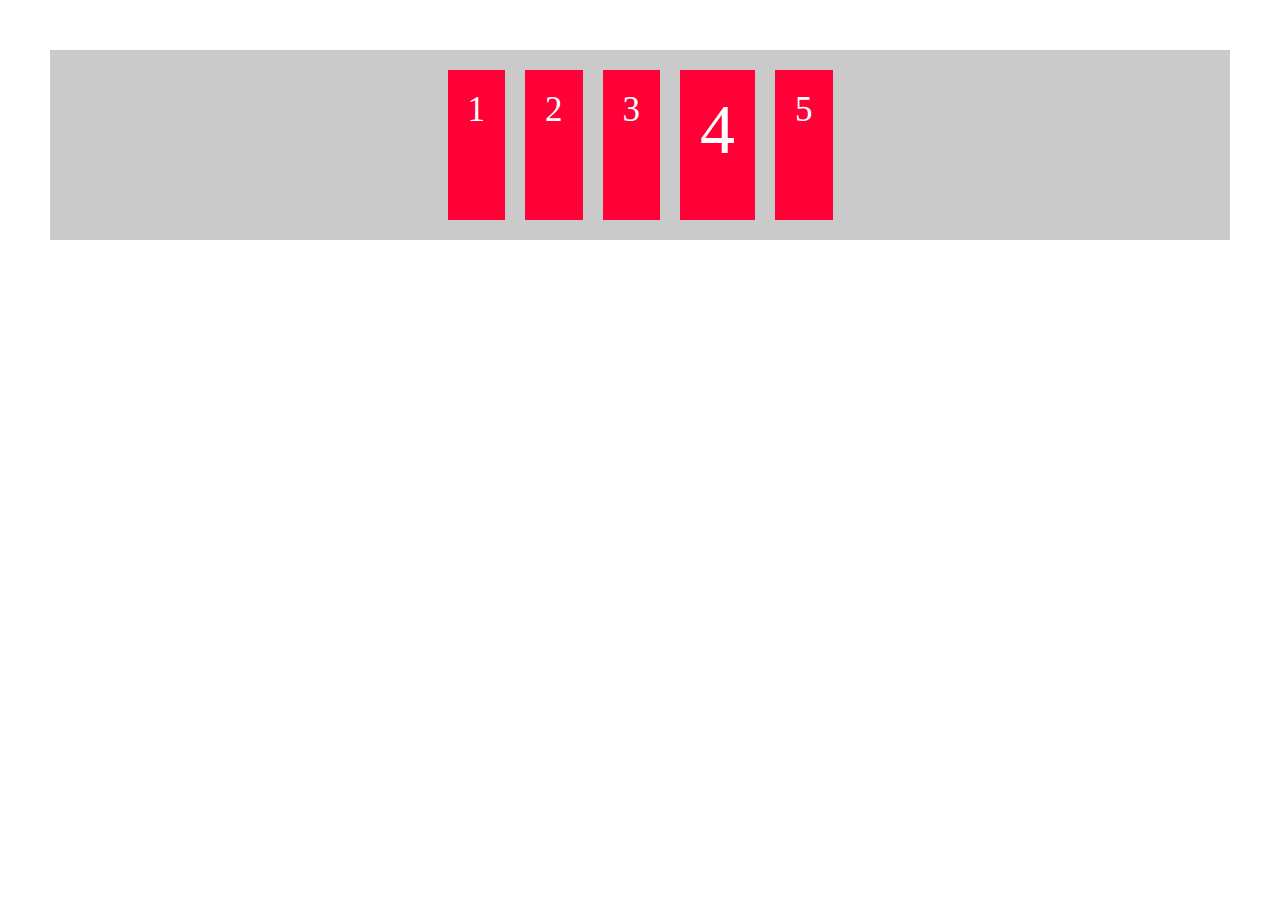
<file: Flexbox/index.html>
<!DOCTYPE html>
<html lang="en">
<head>
    <meta charset="UTF-8">
    <meta name="viewport" content="width=device-width, initial-scale=1.0">
    <title>Document</title>
    <link rel="stylesheet" href="style.css">
</head>
<body>
    <div class="container">
        <div class="items1 item">1</div>
        <div class="items2 item">2</div>
        <div class="items3 item">3</div>
        <div class="items4 item">4</div>
        <div class="items5 item">5</div>
    </div>
</body>
</html>
</file>
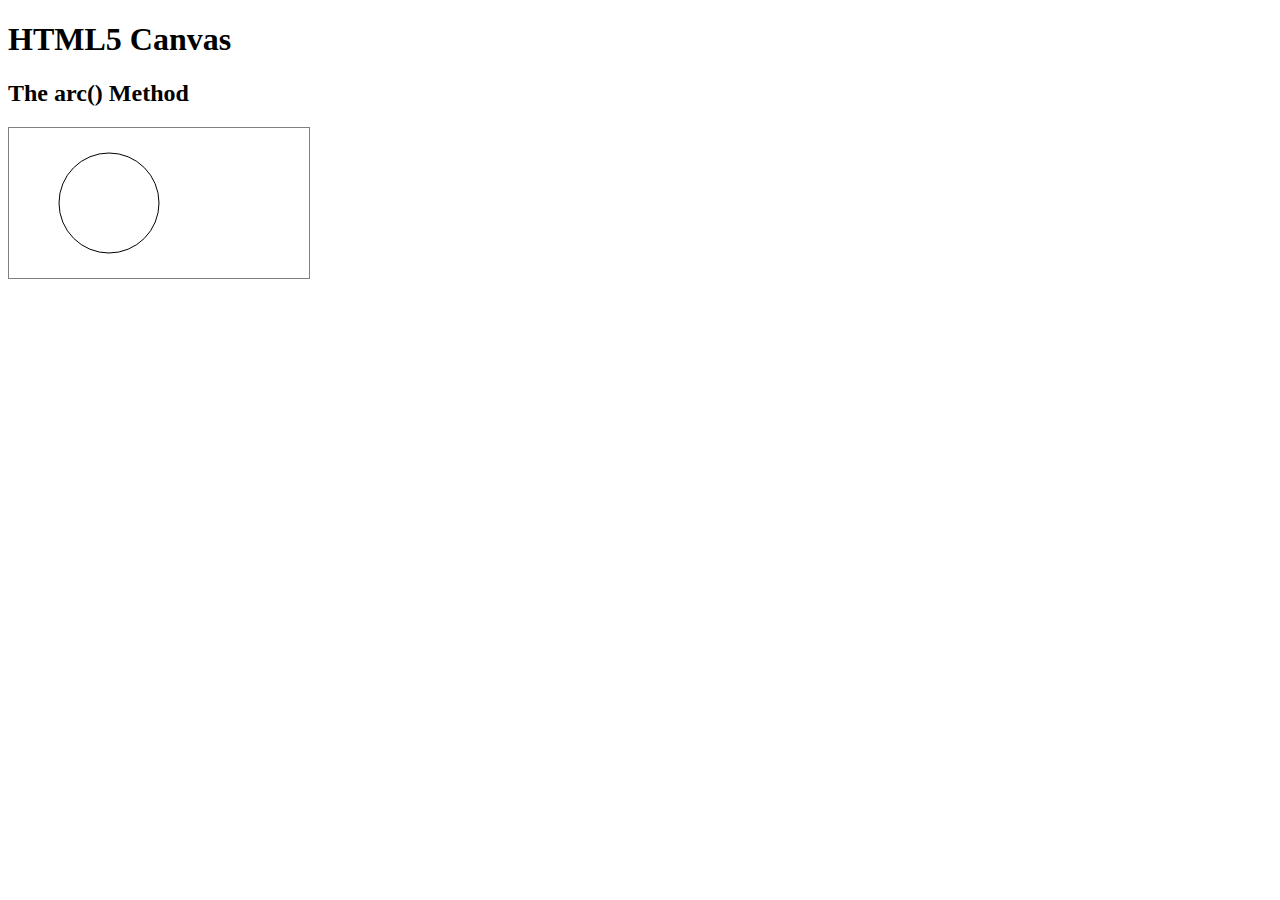
<file: Canvas/arcCanvas.html>
<!DOCTYPE html>
<html>
<body>
<h1>HTML5 Canvas</h1>
<h2>The arc() Method</h2>

<canvas id="myCanvas" width="300" height="150" style="border:1px solid grey"></canvas>

<script>
const c = document.getElementById("myCanvas");
const ctx = c.getContext("2d");
ctx.beginPath();
ctx.arc(100, 75, 50, 0, 2 * Math.PI);
ctx.stroke();
</script> 

</body>
</html>
</file>
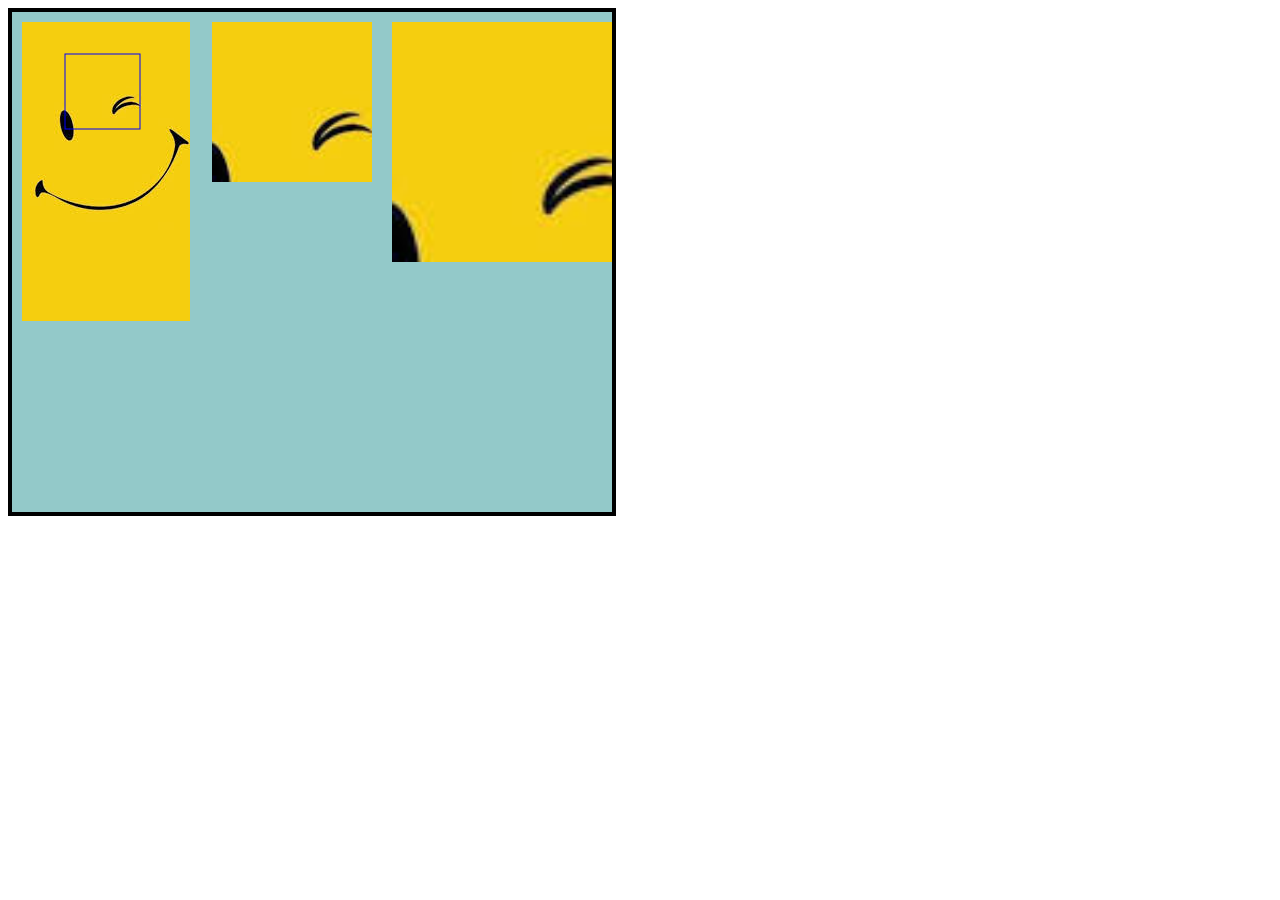
<file: Canvas/canvasIndex.html>
<!DOCTYPE html>
<html>
<head>
    <meta charset="utf-8">
    <title></title>
    <script></script>
    <style>
        #canvas {
            background-color: rgb(147, 201, 201);
            border: 4px solid black
        }
    </style>
</head>
<body>
    <canvas id="canvas" width="600" height="500"></canvas>
    <script src="DrawImage.js"></script>
    <!-- <script>
        canvas = document.getElementById('canvas')
        context = canvas.getContext('2d')
        canvas.width = 640
        canvas.height = 320

        context.beginPath()
        context.strokeStyle = 'green'
        context.rect(20,20,600,280)
        context.stroke()
    </script> -->
</body>
</html>
</file>
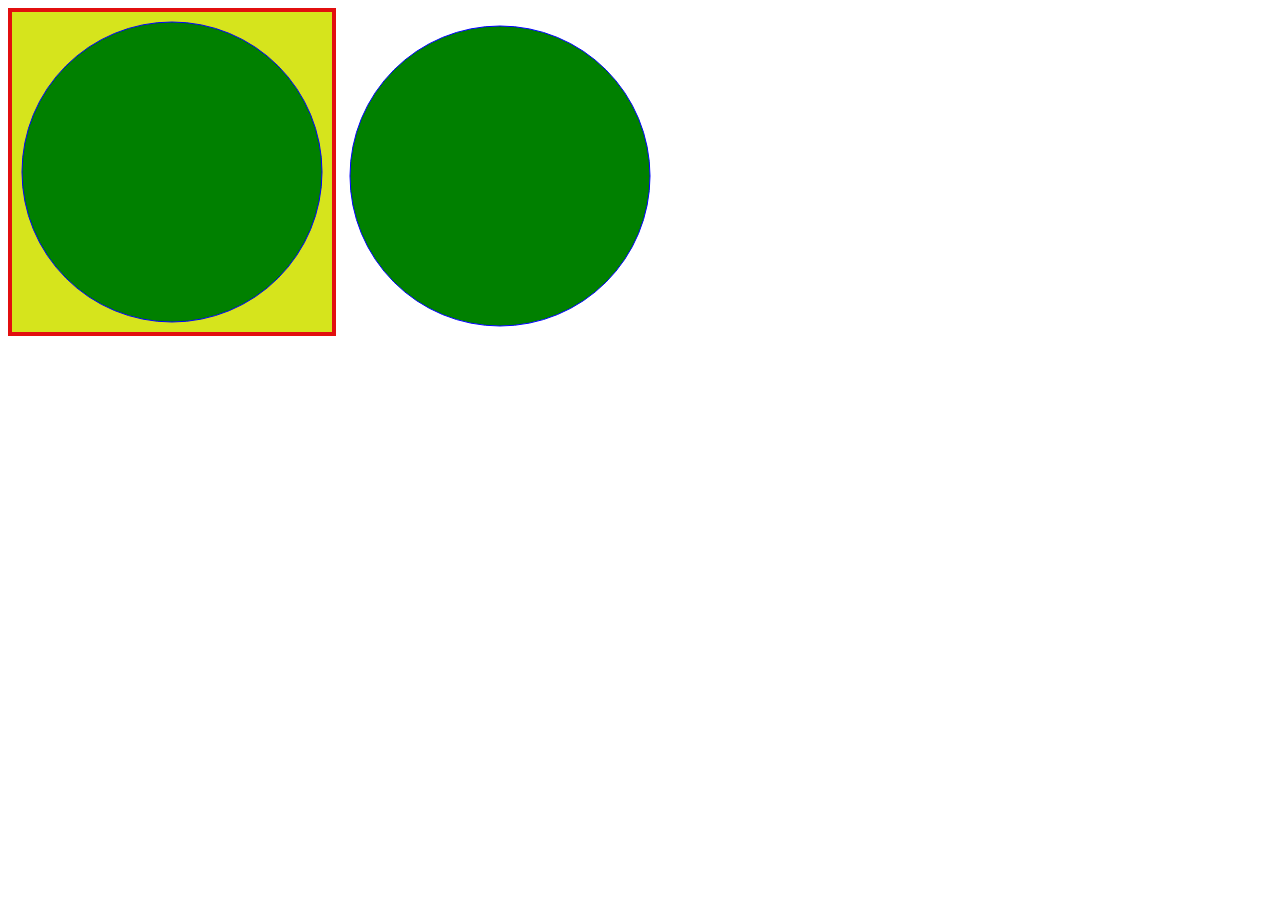
<file: Canvas/ConveringToImage.html>
<!DOCTYPE html>
<html>
<head>
    <meta charset="utf-8">
    <title></title>
    <script></script>
    <style>
        #canvas {
            background-color: rgb(214, 228, 28);
            border: 4px solid rgb(226, 15, 15)
        }
    </style>
</head>
<body>
    <canvas id='canvas' width='320' height='320'></canvas>
    <img id='image'>
    <script src="myCanvas.js">  </script>
</body>
</html>
</file>
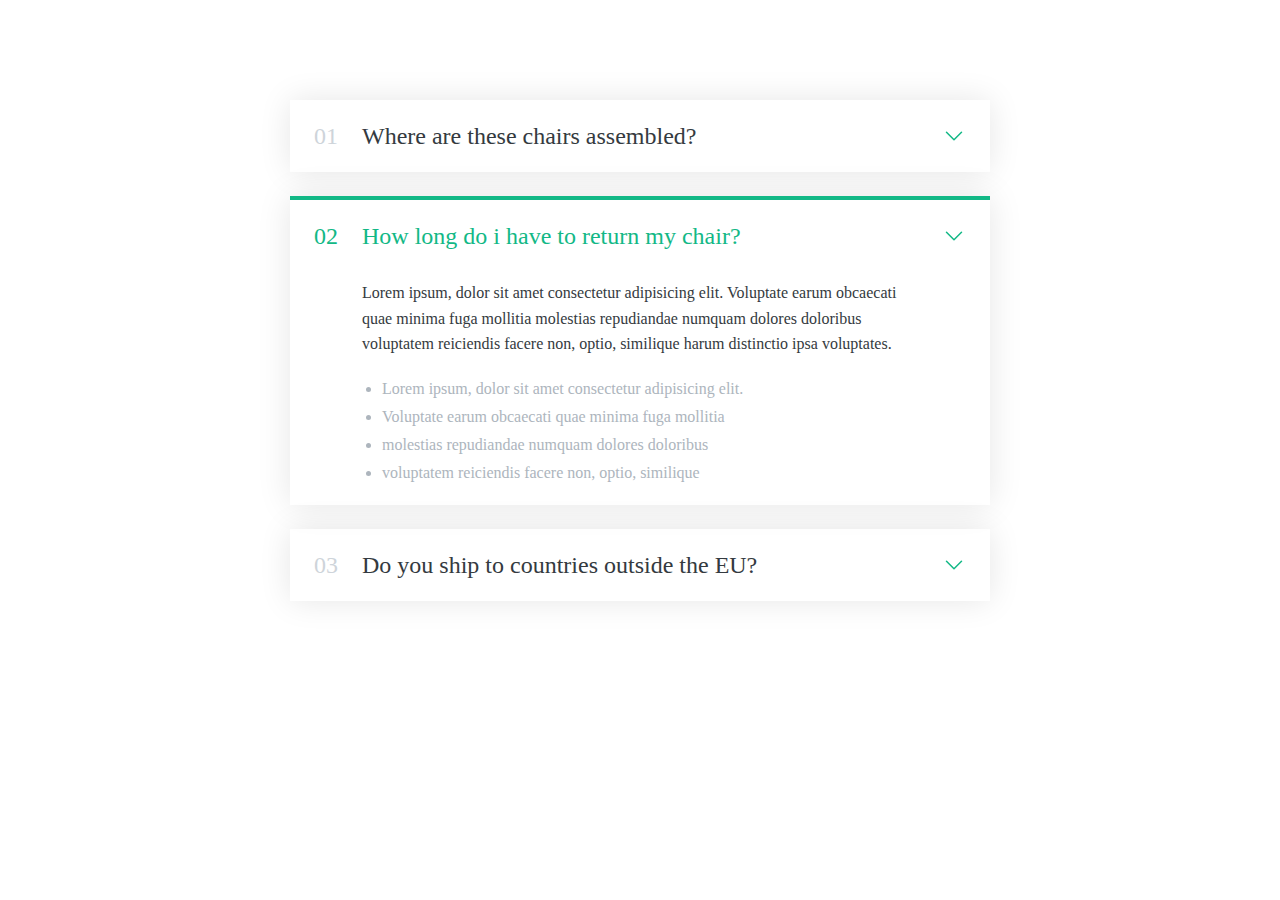
<file: components/accordion.html>
<!DOCTYPE html>
<html lang="en">
  <head>
    <meta charset="UTF-8" />
    <meta name="viewport" content="width=device-width, initial-scale=1.0" />
    <title>Accordion</title>
    <style>
      /* 
      spacing system
      2 / 4 / 8/ 12/ 16 / 24 / 32 / 48 / 64 / 80 / 96/128
      font size system
      10/12/14/16/18/20/24/30/36/44/52/62/74/86/98
      main color: #087f5b
      gray colro: #343a40
       */
      * {
        margin: 0;
        padding: 0;
        box-sizing: border-box;
      }
      body {
        font-family: "Times New Roman", Times, serif;
        color: #343a40;
        /* to reset the spacing */
        line-height: 1;
      }
      .accordion {
        width: 700px;
        margin: 100px auto;
        /* padding-left: 50px; */
        display: flex;
        flex-direction: column;
        gap: 24px;
      }
      .item {
        box-shadow: 0 0 32px rgba(0, 0, 0, 0.1);
        padding: 24px;

        display: grid;
        grid-template-columns: auto 1fr auto;
        column-gap: 24px;
        row-gap: 32px;
        align-items: center;
      }
      .number,
      .text {
        font-size: 24px;
        font-weight: 500;
        /* color: #12b886; */
      }
      .number {
        color: #ced4da;
      }
      .icon {
        width: 24px;
        height: 24px;
        stroke: #12b886;
      }
      .hidden-box {
        grid-column: 2;
        display: none;
        /* width: 400px; */
      }
      .hidden-box p {
        line-height: 1.6;
        margin-bottom: 24px;
      }
      .hidden-box ul {
        color: #adb5bd;
        margin-left: 20px;

        display: flex;
        flex-direction: column;
        gap: 12px;
      }
      .open {
        border-top: 4px solid #12b886;
      }
      .open .hidden-box {
        display: block;
      }
      .open .number,
      .open .text {
        color: #12b886;
      }
    </style>
  </head>
  <body>
    <div class="accordion">
      <div class="item">
        <p class="number">01</p>
        <p class="text">Where are these chairs assembled?</p>
        <svg
          xmlns="http://www.w3.org/2000/svg"
          fill="none"
          viewBox="0 0 24 24"
          stroke-width="1.5"
          stroke="currentColor"
          class="icon"
        >
          <path
            stroke-linecap="round"
            stroke-linejoin="round"
            d="m19.5 8.25-7.5 7.5-7.5-7.5"
          />
        </svg>
        <div class="hidden-box">
          <p>
            Lorem ipsum, dolor sit amet consectetur adipisicing elit. Voluptate
            earum obcaecati quae minima fuga mollitia molestias repudiandae
            numquam dolores doloribus voluptatem reiciendis facere non, optio,
            similique harum distinctio ipsa voluptates.
          </p>
          <ul>
            <li>Lorem ipsum, dolor sit amet consectetur adipisicing elit.</li>
            <li>Voluptate earum obcaecati quae minima fuga mollitia</li>
            <li>molestias repudiandae numquam dolores doloribus</li>
            <li>voluptatem reiciendis facere non, optio, similique</li>
          </ul>
        </div>
      </div>

      <div class="item open">
        <p class="number">02</p>
        <p class="text">How long do i have to return my chair?</p>
        <svg
          xmlns="http://www.w3.org/2000/svg"
          fill="none"
          viewBox="0 0 24 24"
          stroke-width="1.5"
          stroke="currentColor"
          class="icon"
        >
          <path
            stroke-linecap="round"
            stroke-linejoin="round"
            d="m19.5 8.25-7.5 7.5-7.5-7.5"
          />
        </svg>
        <div class="hidden-box">
          <p>
            Lorem ipsum, dolor sit amet consectetur adipisicing elit. Voluptate
            earum obcaecati quae minima fuga mollitia molestias repudiandae
            numquam dolores doloribus voluptatem reiciendis facere non, optio,
            similique harum distinctio ipsa voluptates.
          </p>
          <ul>
            <li>Lorem ipsum, dolor sit amet consectetur adipisicing elit.</li>
            <li>Voluptate earum obcaecati quae minima fuga mollitia</li>
            <li>molestias repudiandae numquam dolores doloribus</li>
            <li>voluptatem reiciendis facere non, optio, similique</li>
          </ul>
        </div>
      </div>

      <div class="item">
        <p class="number">03</p>
        <p class="text">Do you ship to countries outside the EU?</p>
        <svg
          xmlns="http://www.w3.org/2000/svg"
          fill="none"
          viewBox="0 0 24 24"
          stroke-width="1.5"
          stroke="currentColor"
          class="icon"
        >
          <path
            stroke-linecap="round"
            stroke-linejoin="round"
            d="m19.5 8.25-7.5 7.5-7.5-7.5"
          />
        </svg>
        <div class="hidden-box">
          <p>
            Lorem ipsum, dolor sit amet consectetur adipisicing elit. Voluptate
            earum obcaecati quae minima fuga mollitia molestias repudiandae
            numquam dolores doloribus voluptatem reiciendis facere non, optio,
            similique harum distinctio ipsa voluptates.
          </p>
          <ul>
            <li>Lorem ipsum, dolor sit amet consectetur adipisicing elit.</li>
            <li>Voluptate earum obcaecati quae minima fuga mollitia</li>
            <li>molestias repudiandae numquam dolores doloribus</li>
            <li>voluptatem reiciendis facere non, optio, similique</li>
          </ul>
        </div>
      </div>
    </div>
  </body>
</html>
</file>
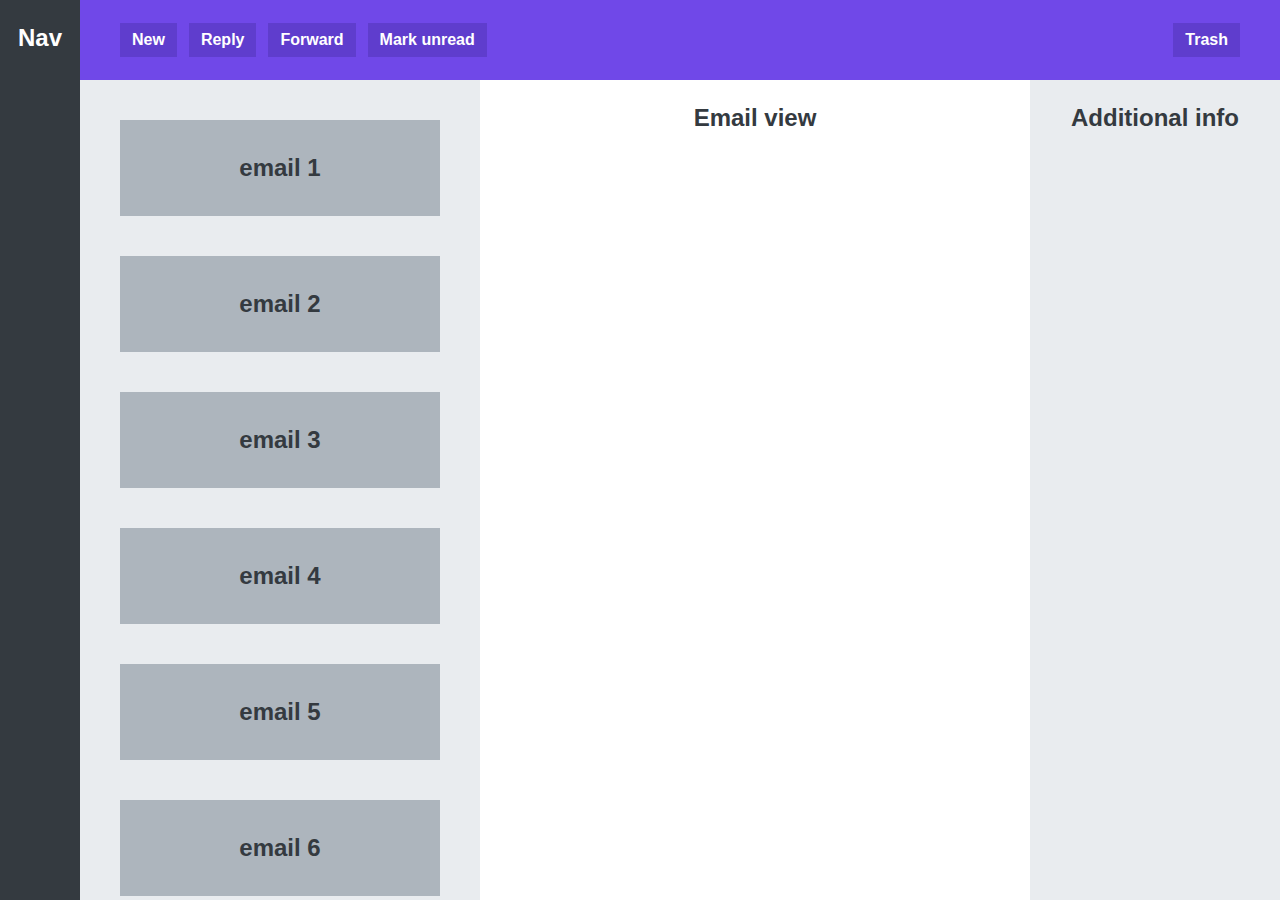
<file: components/app-layout.html>
<!DOCTYPE html>
<html lang="en">
  <head>
    <meta charset="UTF-8" />
    <meta name="viewport" content="width=device-width, initial-scale=1.0" />
    <title>App Layout</title>
    <style>
      * {
        margin: 0;
        padding: 0;
        box-sizing: border-box;
      }
      body {
        font-family: sans-serif;
        color: #343a40;
        font-size: 24px;
        height: 100vh;
        text-align: center;
        font-weight: bold;

        display: grid;
        grid-template-columns: 80px 400px 1fr 250px;
        grid-template-rows: 80px 1fr;
      }
      nav,
      aside,
      section,
      main {
        padding-top: 24px;
      }
      nav {
        background-color: #343a40;
        color: white;
        grid-row: 1/ -1;
      }
      menu {
        background-color: #7048e8;
        grid-column: 2 / -1;
        display: flex;
        align-items: center;
        gap: 12px;
        padding: 0 40px;
      }
      button {
        font-size: 16px;
        font-weight: bold;
        display: inline-block;
        background-color: #5f3dcd;
        border: none;
        cursor: pointer;
        color: #fff;
        padding: 8px 12px;
      }
      button:last-child {
        margin-left: auto;
      }
      aside {
        background-color: #e9ecef;
      }
      section {
        background-color: #e9ecef;
        padding: 40px;
        display: flex;
        flex-direction: column;
        gap: 40px;
        /* how elements that don't fit to container */
        overflow: scroll;
      }
      .email {
        background-color: #adb5bd;
        height: 96px;
        flex-shrink: 0;
        display: flex;
        align-items: center;
        justify-content: center;
      }
    </style>
  </head>
  <body>
    <nav>Nav</nav>
    <menu>
      <button>New</button>
      <button>Reply</button>
      <button>Forward</button>
      <button>Mark unread</button>
      <button>Trash</button>
    </menu>
    <section>
      <div class="email">email 1</div>
      <div class="email">email 2</div>
      <div class="email">email 3</div>
      <div class="email">email 4</div>
      <div class="email">email 5</div>
      <div class="email">email 6</div>
      <div class="email">email 7</div>
      <div class="email">email 8</div>
      <div class="email">email 9</div>
      <div class="email">email 10</div>
    </section>
    <main>Email view</main>
    <aside>Additional info</aside>
  </body>
</html>
</file>
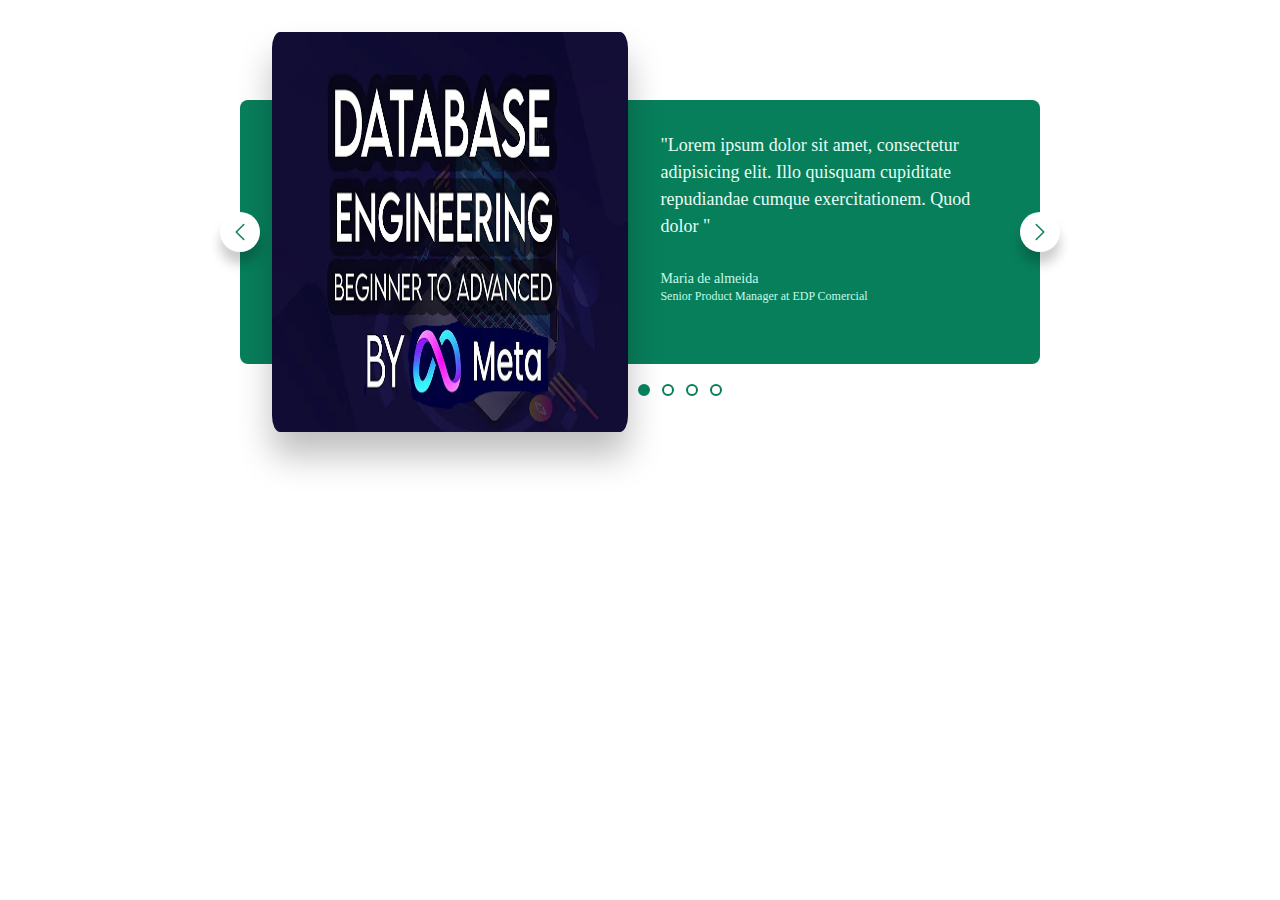
<file: components/carousel.html>
<!DOCTYPE html>
<html lang="en">
  <head>
    <meta charset="UTF-8" />
    <meta name="viewport" content="width=device-width, initial-scale=1.0" />
    <title>Carousel Components</title>
    <style>
      /*
      spacing system
      2 / 4 / 8/ 12/ 16 / 24 / 32 / 48 / 64 / 80 / 96/128
      font size system
      10/12/14/16/18/20/24/30/36/44/52/62/74/86/98
      main color: #087f5b
      gray colro: #343a40
       */
      * {
        margin: 0;
        padding: 0;
        box-sizing: border-box;
      }
      body {
        font-family: "Times New Roman", Times, serif;
        color: #343a40;
        /* to reset the spacing */
        line-height: 1;
      }
      .carousel {
        width: 800px;
        margin: 100px auto;
        background-color: #087f5b;
        border-radius: 8px;
        padding: 32px;
        /* padding-left: 62px; */
        position: relative;
        display: flex;
        /* align-items: center; */
        gap: 32px;
      }
      img {
        height: 200px;
        border-radius: 8px;
        transform: scaley(2);
        box-shadow: 0 12px 24px rgba(0, 0, 0, 0.25);
      }
      .testimonial-text {
        font-size: 18px;
        font-weight: 500;
        line-height: 1.5;
        margin-bottom: 32px;
        color: #e6fcf5;
      }
      .testimonial-author {
        font-size: 14px;
        margin-bottom: 4px;
        color: #c3fae8;
      }
      .testimonial-job {
        font-size: 12px;
        color: #c3fae8;
      }
      .btn {
        background-color: #fff;
        border: none;
        height: 40px;
        width: 40px;
        position: absolute;
        border-radius: 50%;
        box-shadow: 0 12px 12px rgba(0, 0, 0, 0.2);
        display: flex;
        align-items: center;
        justify-content: center;
        cursor: pointer;
      }
      .btn-icon {
        height: 24px;
        width: 24px;
        stroke: #087f5b;
      }
      .btn--left {
        /* In relation to parent element */
        /* left: -20px;
        top: 50%;
        transform: translate(0, -50%); */
        /* another alternative and in relation to element itself*/
        left: 0;
        top: 50%;
        transform: translate(-50%, -50%);
      }
      .btn--right {
        right: 0;
        top: 50%;
        /* translate(x, y) */
        transform: translate(50%, -50%);
      }
      .dots {
        position: absolute;
        left: 55%;
        bottom: 0;
        transform: translate(-50%, 32px);
        display: flex;
        gap: 12px;
      }
      .dot {
        height: 12px;
        width: 12px;
        background-color: #fff;
        border: 2px solid #087f5b;
        border-radius: 50%;
        cursor: pointer;
      }
      .dot--1 {
        background-color: #087f5b;
      }
    </style>
  </head>
  <body>
    <div class="carousel">
      <img src="hq726.webp" alt="Database Engineering" />
      <blockquote class="testimonial">
        <p class="testimonial-text">
          "Lorem ipsum dolor sit amet, consectetur adipisicing elit. Illo
          quisquam cupiditate repudiandae cumque exercitationem. Quod dolor "
        </p>
        <p class="testimonial-author">Maria de almeida</p>
        <p class="testimonial-job">Senior Product Manager at EDP Comercial</p>
      </blockquote>

      <button class="btn btn--left">
        <svg
          xmlns="http://www.w3.org/2000/svg"
          fill="none"
          viewBox="0 0 24 24"
          stroke-width="1.5"
          stroke="currentColor"
          class="btn-icon"
        >
          <path
            stroke-linecap="round"
            stroke-linejoin="round"
            d="M15.75 19.5 8.25 12l7.5-7.5"
          />
        </svg>
      </button>
      <button class="btn btn--right">
        <svg
          xmlns="http://www.w3.org/2000/svg"
          fill="none"
          viewBox="0 0 24 24"
          stroke-width="1.5"
          stroke="currentColor"
          class="btn-icon"
        >
          <path
            stroke-linecap="round"
            stroke-linejoin="round"
            d="m8.25 4.5 7.5 7.5-7.5 7.5"
          />
        </svg>
      </button>
      <div class="dots">
        <button class="dot dot--1">&nbsp;</button>
        <button class="dot">&nbsp;</button>
        <button class="dot">&nbsp;</button>
        <button class="dot">&nbsp;</button>
      </div>
    </div>
  </body>
</html>
</file>
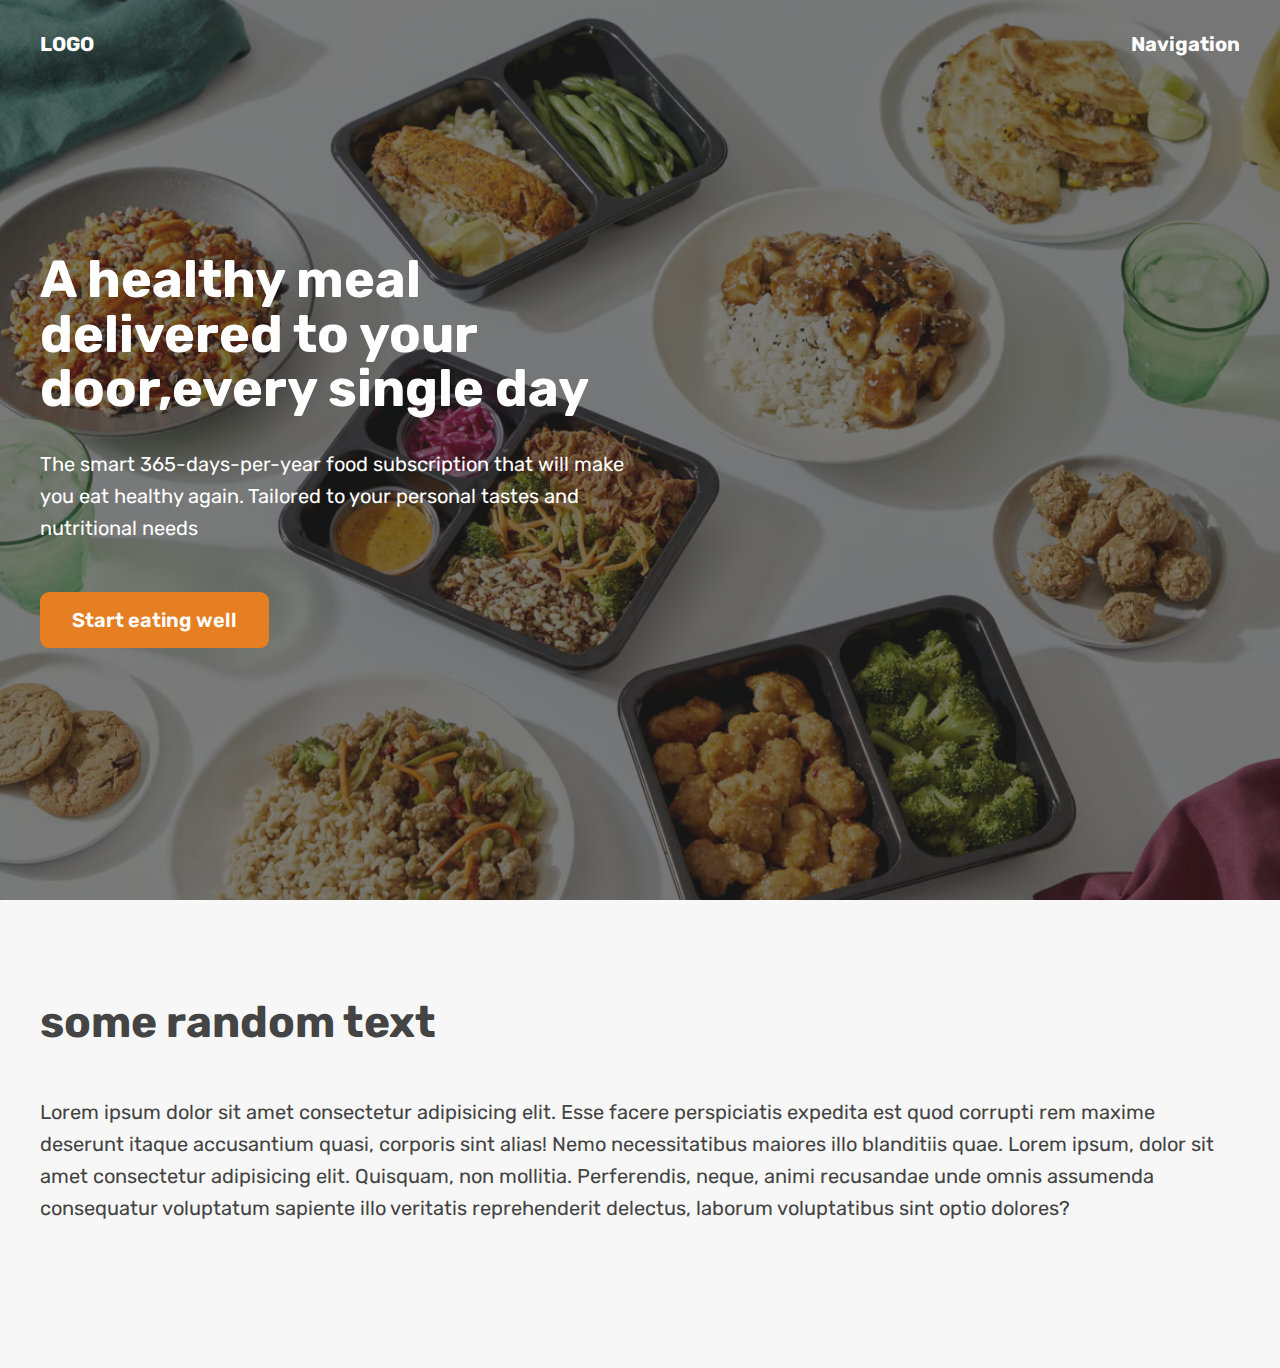
<file: components/hero.html>
<!DOCTYPE html>
<html lang="en">
  <head>
    <meta charset="UTF-8" />
    <meta name="viewport" content="width=device-width, initial-scale=1.0" />
    <title>Omifood Hero Section</title>
    <link rel="preconnect" href="https://fonts.googleapis.com" />
    <link rel="preconnect" href="https://fonts.gstatic.com" crossorigin />
    <link
      href="https://fonts.googleapis.com/css2?family=Roboto:ital,wght@0,100;0,300;0,400;0,500;0,700;0,900;1,100;1,300;1,400;1,500;1,700;1,900&family=Rubik:ital,wght@0,300..900;1,300..900&display=swap"
      rel="stylesheet"
    />
  </head>
  <style>
    * {
      margin: 0;
      padding: 0;
      box-sizing: border-box;
    }
    html {
      font-family: "Rubik", sans-serif;
      color: #444;
    }
    .container {
      margin: 0 auto;
      /* margin-top: 32px; */
      width: 1200px;
    }
    header {
      /* to make the height size based on the viewport height(vh )  */
      height: 100vh;
      position: relative;

      background-image: linear-gradient(
          rgba(34, 34, 34, 0.6),
          rgba(34, 34, 34, 0.6)
        ),
        url(health.avif);
      background-size: cover;
      color: #fff;
    }
    nav {
      font-size: 20px;
      font-weight: 700;
      display: flex;
      justify-content: space-between;
      /* background-color: green; */
      padding-top: 32px;
    }
    .header-container {
      width: 1200px;
      position: absolute;
      color: #fff;
      /* in relation to screen size */
      top: 50%;
      left: 50%;
      /* in relation to element size */
      transform: translate(-50%, -50%);
    }
    .header-container-detail {
      width: 50%;
    }
    h1 {
      font-size: 52px;
      margin-bottom: 32px;
      line-height: 1.05;
    }
    p {
      font-size: 20px;
      line-height: 1.6;
      margin-bottom: 48px;
    }
    .btn:link,
    .btn:visited {
      font-size: 20px;
      font-weight: 600;
      background-color: #e67e22;
      color: #fff;
      text-decoration: none;
      display: inline-block;
      padding: 16px 32px;
      border-radius: 9px;
    }
    h2 {
      font-size: 44px;
      margin-bottom: 48px;
    }
    section {
      padding: 96px 0;
      background-color: #f7f7f7;
    }
  </style>
  <body>
    <header>
      <nav class="container">
        <div>LOGO</div>
        <div>Navigation</div>
      </nav>
      <div class="header-container">
        <div class="header-container-detail">
          <h1>A healthy meal delivered to your door,every single day</h1>
          <p>
            The smart 365-days-per-year food subscription that will make you eat
            healthy again. Tailored to your personal tastes and nutritional
            needs
          </p>
          <a href="" class="btn">Start eating well</a>
        </div>
      </div>
    </header>
    <section>
      <div class="container">
        <h2>some random text</h2>
        <p>
          Lorem ipsum dolor sit amet consectetur adipisicing elit. Esse facere
          perspiciatis expedita est quod corrupti rem maxime deserunt itaque
          accusantium quasi, corporis sint alias! Nemo necessitatibus maiores
          illo blanditiis quae. Lorem ipsum, dolor sit amet consectetur
          adipisicing elit. Quisquam, non mollitia. Perferendis, neque, animi
          recusandae unde omnis assumenda consequatur voluptatum sapiente illo
          veritatis reprehenderit delectus, laborum voluptatibus sint optio
          dolores?
        </p>
      </div>
    </section>
  </body>
</html>
</file>
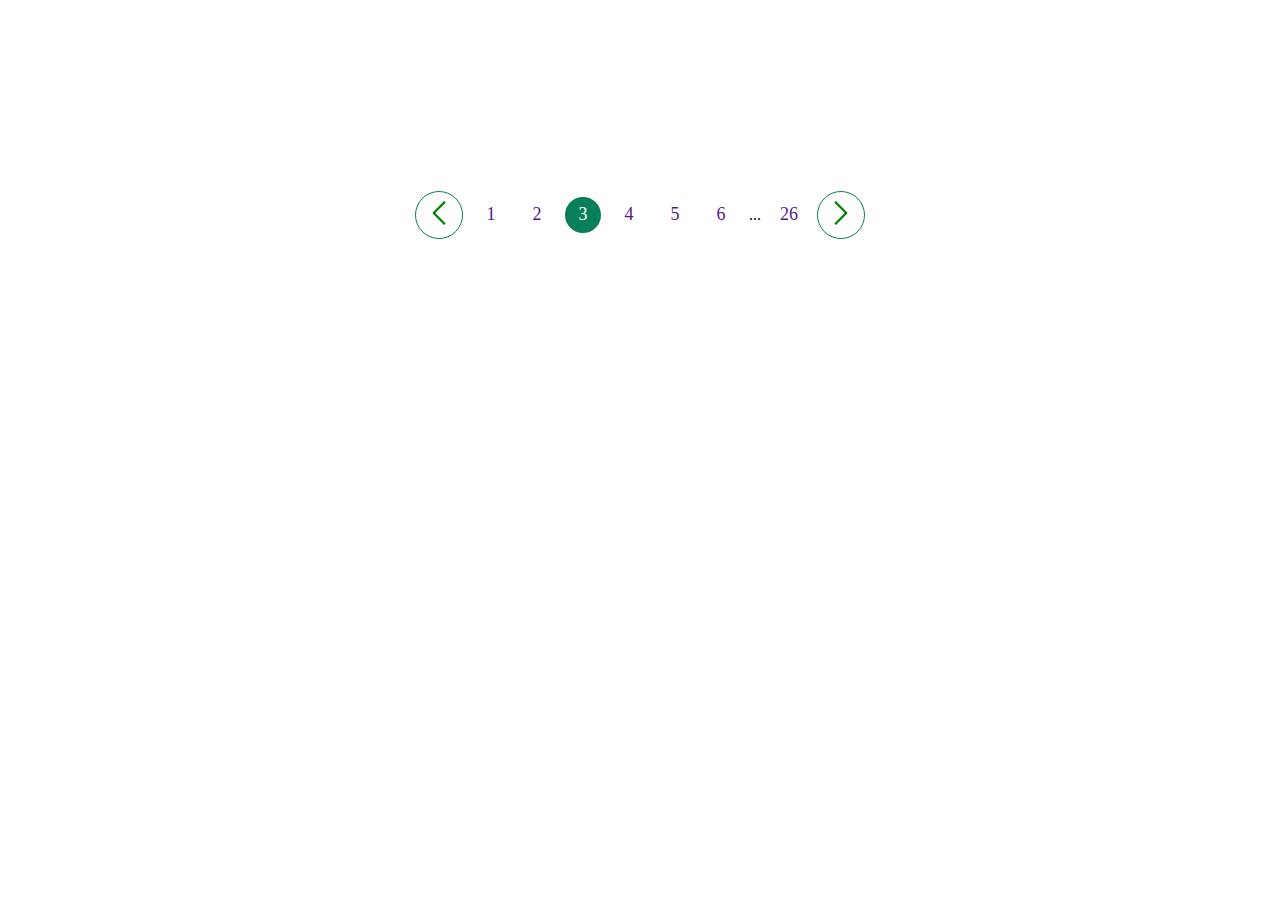
<file: components/pagination.html>
<!DOCTYPE html>
<html lang="en">
  <head>
    <meta charset="UTF-8" />
    <meta name="viewport" content="width=device-width, initial-scale=1.0" />
    <title>Pagination</title>
    <style>
      .pagination {
        display: flex;
        gap: 10px;
        align-items: center;
        justify-content: center;
        margin-top: 15%;
      }
      .btn {
        border: none;
        cursor: pointer;
      }
      .btn--left,
      .btn--right {
        height: 48px;
        width: 48px;
        background-color: #fff;
        border: 1px solid #087f5b;
        border-radius: 50%;
      }
      .btn-icon {
        stroke: green;
      }
      .btn--left:hover,
      .btn--right:hover {
        background-color: #087f5b;
        .btn-icon {
          stroke: #fff;
        }
      }
      /* .btn--page { */
      .page-link {
        border: none;
        height: 36px;
        width: 36px;
        font-size: 18px;
        border-radius: 50%;
        background-color: #fff;
        text-decoration: none;
        text-align: center;
        display: flex;
        align-items: center;
        justify-content: center;
      }
      /* .btn--page:hover { */
      .page-link:hover,
      .page-link:active {
        background-color: #087f5b;
        color: #fff;
      }
      /* .page-link:visited, */
      .page-link:link,
      .page-link.link-current {
        background-color: #087f5b;
        color: #fff;
      }
    </style>
  </head>
  <body>
    <div class="pagination">
      <button class="btn btn--left">
        <svg
          xmlns="http://www.w3.org/2000/svg"
          fill="none"
          viewBox="0 0 24 24"
          stroke-width="1.5"
          stroke="currentColor"
          class="btn-icon"
        >
          <path
            stroke-linecap="round"
            stroke-linejoin="round"
            d="M15.75 19.5 8.25 12l7.5-7.5"
          />
        </svg>
      </button>
      <!-- <button class="btn btn--page">1</button>
      <button class="btn btn--page">2</button>
      <button class="btn btn--page">3</button>
      <button class="btn btn--page">4</button>
      <button class="btn btn--page">5</button>
      <button class="btn btn--page">6</button> -->
      <a href="" class="page-link">1</a>
      <a href="" class="page-link">2</a>
      <a href="" class="page-link link-current">3</a>
      <a href="" class="page-link">4</a>
      <a href="" class="page-link">5</a>
      <a href="" class="page-link">6</a>
      <div><p>...</p></div>
      <a href="" class="page-link">26</a>
      <!-- <button class="btn btn--page">26</button> -->
      <button class="btn btn--right">
        <svg
          xmlns="http://www.w3.org/2000/svg"
          fill="none"
          viewBox="0 0 24 24"
          stroke-width="1.5"
          stroke="currentColor"
          class="btn-icon"
        >
          <path
            stroke-linecap="round"
            stroke-linejoin="round"
            d="m8.25 4.5 7.5 7.5-7.5 7.5"
          />
        </svg>
      </button>
    </div>
  </body>
</html>
</file>
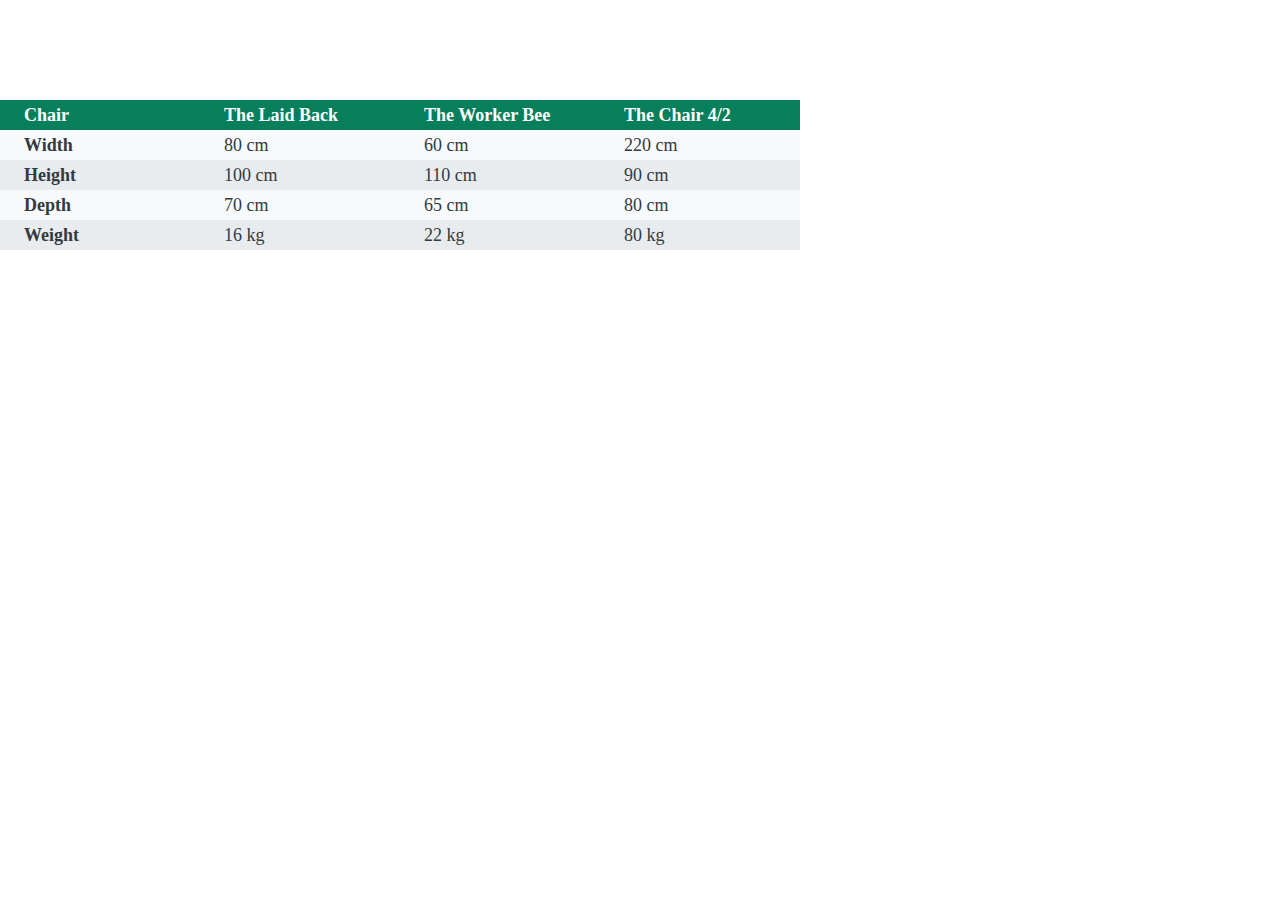
<file: components/table.html>
<!DOCTYPE html>
<html lang="en">
  <head>
    <meta charset="UTF-8" />
    <meta name="viewport" content="width=device-width, initial-scale=1.0" />
    <title>Document</title>
    <style>
      /*
      spacing system
      2 / 4 / 8/ 12/ 16 / 24 / 32 / 48 / 64 / 80 / 96/128
      font size system
      10/12/14/16/18/20/24/30/36/44/52/62/74/86/98
      main color: #087f5b
      gray colro: #343a40
       */
      * {
        margin: 0;
        padding: 0;
        box-sizing: border-box;
      }
      body {
        font-family: "Times New Roman", Times, serif;
        color: #343a40;
        /* to reset the spacing */
        line-height: 1;
      }
      table {
        width: 800px;
        margin-top: 100px;
        /* background-color: red;
        border: 1px solid #343a40; */
        /* used to remove borders between table cells */
        border-collapse: collapse;
        font-size: 18px;
      }
      th,
      td {
        /* border: 1px solid #343a40; */
        padding: 6px 24px;
        text-align: left;
      }
      thead th {
        background-color: #087f5b;
        color: #fff;
        width: 25%;
      }
      tbody tr:nth-child(odd) {
        background-color: #f8f9fa;
      }
      tbody tr:nth-child(even) {
        background-color: #e9ecef;
      }
    </style>
  </head>
  <body>
    <table>
      <thead>
        <tr>
          <th>Chair</th>
          <th>The Laid Back</th>
          <th>The Worker Bee</th>
          <th>The Chair 4/2</th>
        </tr>
      </thead>
      <tbody>
        <tr>
          <th>Width</th>
          <td>80 cm</td>
          <td>60 cm</td>
          <td>220 cm</td>
        </tr>
        <tr>
          <th>Height</th>
          <td>100 cm</td>
          <td>110 cm</td>
          <td>90 cm</td>
        </tr>
        <tr>
          <th>Depth</th>
          <td>70 cm</td>
          <td>65 cm</td>
          <td>80 cm</td>
        </tr>
        <tr>
          <th>Weight</th>
          <td>16 kg</td>
          <td>22 kg</td>
          <td>80 kg</td>
        </tr>
      </tbody>
    </table>
  </body>
</html>
</file>
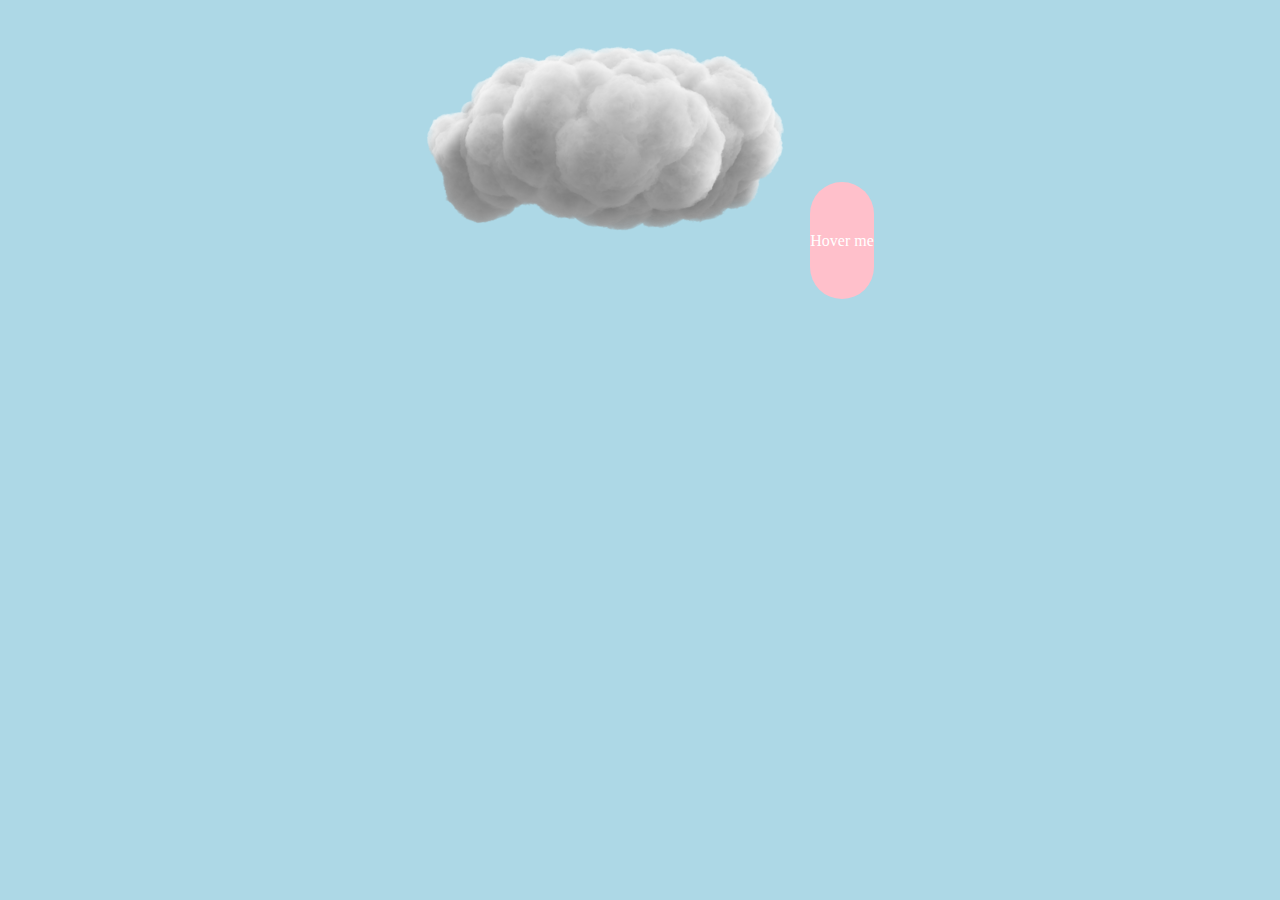
<file: CSSAnimation/cssAnimation.html>
<!DOCTYPE html>
<html lang="en">
<head>
    <meta charset="UTF-8">
    <meta name="viewport" content="width=device-width, initial-scale=1.0">
    <link rel="stylesheet" href="cssAnimation.css">
    <title>CSS Animation</title>
</head>
<body>
    <div class="wrapper">
        <img src="cloud.png" alt="">
        <div class="circle">Hover me</div>
    </div>
</body>
</html>
</file>
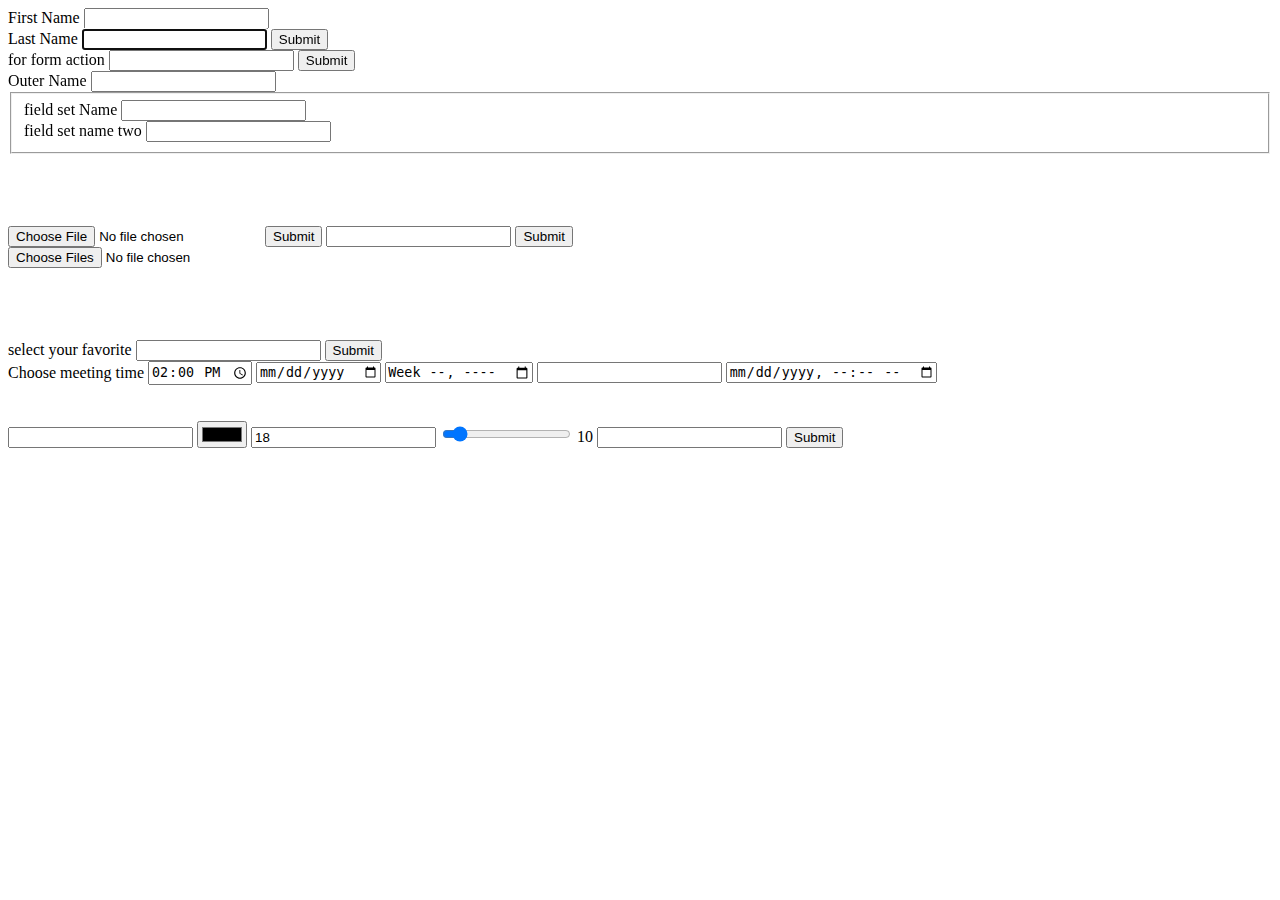
<file: Forms/formIndex.html>
<!DOCTYPE html>
<html>
    <head>
        <meta charset="utf-8">
        <title>HTML5 Forms</title>
    </head>
    <body>
        <form id="myform" method="post" action="myform.php" autocomplete="on">
            First Name <input type="text" name="fname"><br>
            Last Name <input type="text" name="lname" autofocus="autofocus" autocomplete="off">
            <input type="submit"> <br>
            for form action <input type="text" name="ffaction">
            <input type="submit" formaction="myform2.php">
        </form>
        Outer Name <input type="text" name="oname" form="myform" required>
        <fieldset form="myform">
            field set Name <input type="text" name="fsname" form="myform"><br>
            field set name two <input type="text" name="fstname" form="myform">
        </fieldset>
        <br><br><br><br>
        <form action="prog.php" method="post" enctype="multipart/form-data">
            <input type="file">
            <input type="submit">
            <input type="text" name="filename">
            <input type="submit" formaction="prog2.php" formenctype="application/x-www-form-urlencoded" 
            formmethod="get" >
        </form>
        <input type="file" name="docs" multiple="multiple" form="myform" formaction="myform3.php">
        <br><br><br><br><br>
        <form action="" method="post">
            select your favorite  <input type='url' name='site' list='links'>
            <input type="submit">            
        </form>
        <datalist id='links'>
            <option label="google" value="http://www.google.com">
            <option label="yahoo" value="http://www.yahoo.com">
            <option value="http://bing.com" label="Bing">
            <option value="http://ask.com" label="Ask">
        </datalist>
        <form method="post">
            Choose meeting time <input type="time" name="meeting" value="14:00" 
            min="14:00" max="17:00" step="3600">
            <input type="date" name="" id="">
            <input type="week" name="" id="">
            <input type="datetime" name="" id="">
            <input type="datetime-local" name="" id=""><br><br><br>
            <input type="text" name="" id="" pattern="[a-zA-Z0-9 ]+" title="use number and latters">
            <input type="color" name="" id="">
            <input type="number" name="" id="" value="18">
            <input type="range" min="1" max="100" name="" id="" value="10" step="1"
            oninput='this.nextElementSibling.value = this.value'>
            <output>10</output>
            <input type="search" name="" id="">
            <input type="submit" name="" id="">
        </form>
    </body>
</html>
</file>
<file: Flexbox/style.css>
* {
    margin: 0;
    padding: 0;
    box-sizing: border-box;
}
.container{
    background-color: #cacaca;
    padding: 10px;
    margin: 50px;
    display: flex;
    /* default */
    flex-direction: row;
    /* flex-direction: column; */
    justify-content: center;
    /* justify-content: space-between; */
    /* justify-content: space-around; */
    /* justify-content: space-evenly; */
    /* default */
    /* justify-content: flex-start; */
    /* justify-content: flex-end; */
    /* align-items: center; */
    /* align-items: flex-start; */
    /* align-items: flex-end; */
    align-items: stretch;
    /* align-items: baseline; */
}
.item{
    background-color: #ff0037;
    color: white;
    font-size: 35px;
    padding: 20px;
    margin: 10px;
}
.items3 {
    height: 150px;
    
}
.items4 {
    font-size: 70px;
}
</file>
<file: CSSAnimation/cssAnimation.css>
body{
    background: lightblue;
    text-align: center;
}
.wrapper{
    width: 100%;
    padding: 20px;
    box-sizing: border-box;
}
img{
    /* change positiontranslate(x,y) if (x = +ve) right else if(x = -ve) left, for y its up and down  */
    /* transform: translate(-200px, 200px); */
    /* schrink or strech element */
    transform: rotatez(-90deg) translateY(200px) scale(200px);
}
.circle{
    width: 100%;
    background: pink;
    padding: 50px 0;
    line-height: 0;
    margin:60px auto;
    border-radius: 50px;
    display: inline;
    color: white;
    cursor: pointer;
    transition: 1s;
}
.circle:hover{
    background: salmon;
    transform: rotate('360deg')
}
</file>
